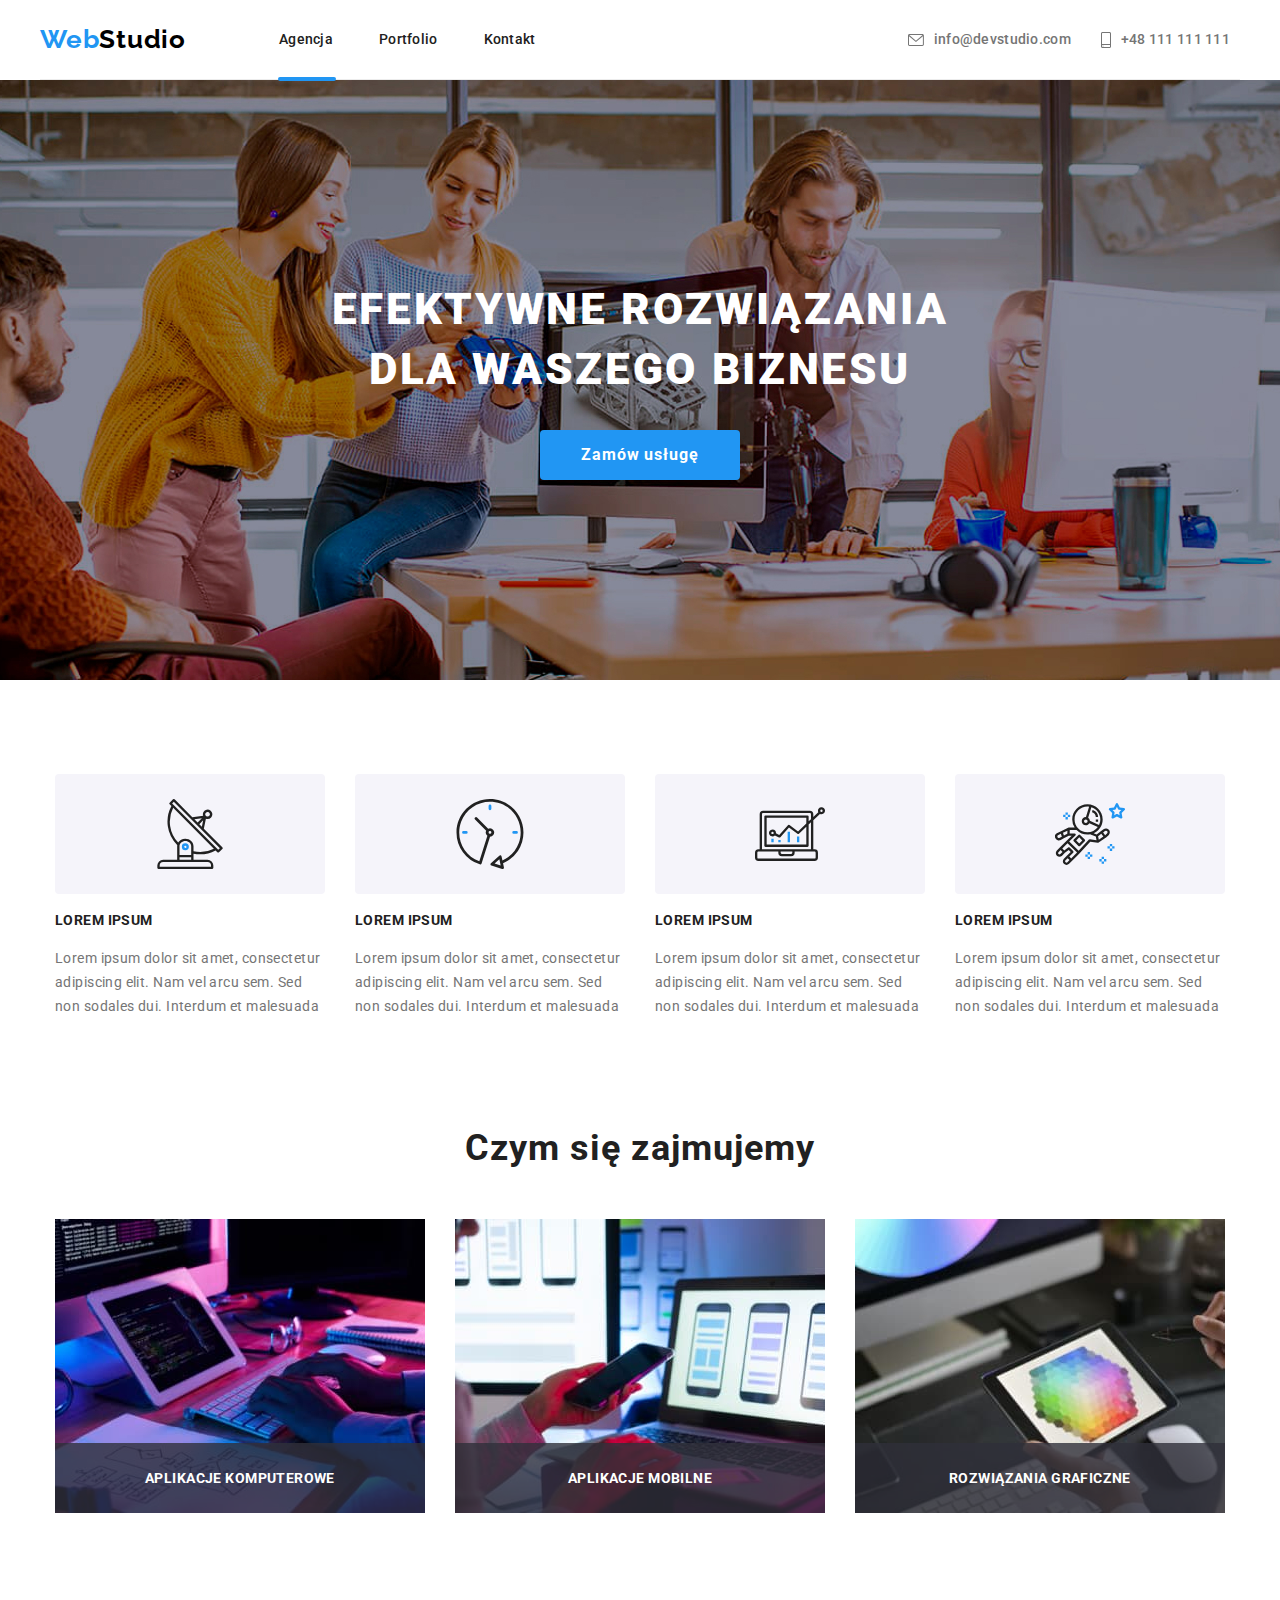
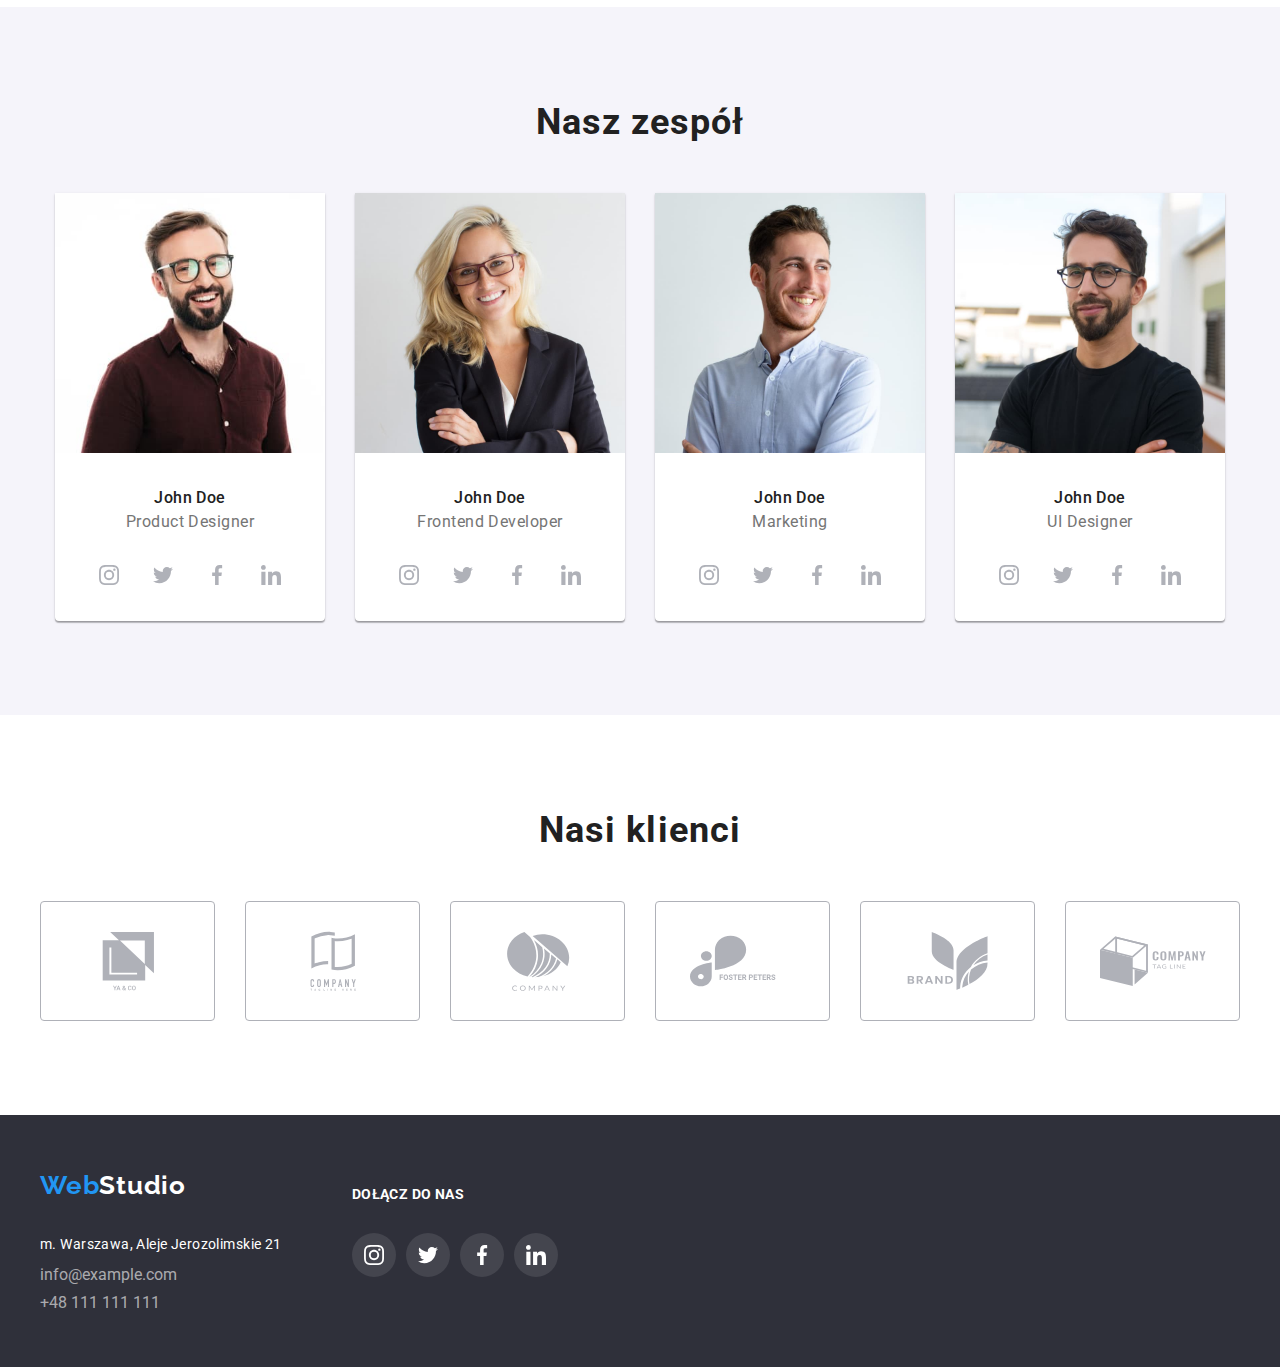
<file: index.html>
<!DOCTYPE html>
<html lang="en">
  <head>
    <meta charset="UTF-8" />
    <meta http-equiv="X-UA-Compatible" content="IE=edge" />
    <meta name="viewport" content="width=device-width, initial-scale=1.0" />
    <title>Main page</title>
    <link rel="preconnect" href="https://fonts.googleapis.com" />
    <link rel="preconnect" href="https://fonts.gstatic.com" crossorigin />
    <link
      href="https://fonts.googleapis.com/css2?family=Raleway:wght@700&family=Roboto:wght@400;700;900&display=swap"
      rel="stylesheet"
    />
    <link
      rel="stylesheet"
      href="https://cdnjs.cloudflare.com/ajax/libs/modern-normalize/1.0.0/modern-normalize.min.css"
    />
    <link rel="stylesheet" href="./css/styles.css" />
  </head>
  <body>
    <header>
      <div class="header-flex container">
        <div class="header-left">
          <div class="logo logo-margin">
            <a href="index.html" class="link">
              <span class="logo blue-logo">Web</span>Studio
            </a>
          </div>
          <nav>
            <ul class="list-style-no">
              <li>
                <a href="index.html" class="link navigation navigation--active"
                  >Agencja</a
                >
              </li>
              <li>
                <a href="portfolio.html" class="link navigation">Portfolio</a>
              </li>
              <li><a href="#" class="link navigation">Kontakt</a></li>
            </ul>
          </nav>
        </div>
        <div>
          <ul class="list-style-no address-flex">
            <li class="contact-flex contact-flex-mail">
              <svg class="icon-contact" width="16" height="12">
                <use xlink:href="./images/icons.svg#icon-envelope"></use>
              </svg>
              <a
                href="mailto:info@devstudio.com"
                class="link contacts-data mail"
              >
                info@devstudio.com</a
              >
            </li>
            <li class="contact-flex">
              <svg class="icon-contact" width="10" height="16">
                <use xlink:href="./images/icons.svg#icon-smartphone"></use>
              </svg>
              <a href="tel:+48111111111" class="link contacts-data">
                +48 111 111 111</a
              >
            </li>
          </ul>
        </div>
      </div>
    </header>
    <main>
      <section class="title-section">
        <h1 class="title">EFEKTYWNE ROZWIĄZANIA</h1>
        <h1 class="title">DLA WASZEGO BIZNESU</h1>
        <button type="button" class="button button-service" data-modal-open>
          Zamów usługę
        </button>
      </section>
      <section class="section">
        <ul class="container section-content">
          <li class="lorem-width">
            <div class="icon-background">
              <svg class="icon-strenghts" width="70" height="70">
                <use xlink:href="./images/icons.svg#icon-antenna-1"></use>
              </svg>
            </div>
            <h4 class="our-strenghts">LOREM IPSUM</h4>
            <p class="our-strenghts-description">
              Lorem ipsum dolor sit amet, consectetur adipiscing elit. Nam vel
              arcu sem. Sed non sodales dui. Interdum et malesuada
            </p>
          </li>
          <li class="lorem-width">
            <div class="icon-background">
              <svg class="icon-strenghts" width="70" height="70">
                <use xlink:href="./images/icons.svg#icon-clock-1"></use>
              </svg>
            </div>
            <h4 class="our-strenghts">LOREM IPSUM</h4>
            <p class="our-strenghts-description">
              Lorem ipsum dolor sit amet, consectetur adipiscing elit. Nam vel
              arcu sem. Sed non sodales dui. Interdum et malesuada
            </p>
          </li>
          <li class="lorem-width">
            <div class="icon-background">
              <svg class="icon-strenghts" width="70" height="70">
                <use xlink:href="./images/icons.svg#icon-diagram-1"></use>
              </svg>
            </div>
            <h4 class="our-strenghts">LOREM IPSUM</h4>
            <p class="our-strenghts-description">
              Lorem ipsum dolor sit amet, consectetur adipiscing elit. Nam vel
              arcu sem. Sed non sodales dui. Interdum et malesuada
            </p>
          </li>
          <li class="lorem-width">
            <div class="icon-background">
              <svg class="icon-strenghts" width="70" height="70">
                <use xlink:href="./images/icons.svg#icon-astronaut-1"></use>
              </svg>
            </div>
            <h4 class="our-strenghts">LOREM IPSUM</h4>
            <p class="our-strenghts-description">
              Lorem ipsum dolor sit amet, consectetur adipiscing elit. Nam vel
              arcu sem. Sed non sodales dui. Interdum et malesuada
            </p>
          </li>
        </ul>
      </section>
      <section class="section section-padding-bottom">
        <h2 class="subtitle">Czym się zajmujemy</h2>
        <ul class="container section-content">
          <li class="what-we-do-height">
            <div class="what-we-do-background">
              <span class="what-we-do-text">APLIKACJE KOMPUTEROWE</span>
            </div>
            <img
              src="images/whatwedo1.jpg"
              alt="Stanowisko pracy programisty"
              width="370"
              height="294"
            />
          </li>
          <li class="what-we-do-height">
            <div class="what-we-do-background">
              <span class="what-we-do-text">APLIKACJE MOBILNE</span>
            </div>
            <img
              src="images/whatwedo2.jpg"
              alt="Programista z laptopem i smartfonem"
              width="370"
              height="294"
            />
          </li>
          <li class="what-we-do-height">
            <div class="what-we-do-background">
              <span class="what-we-do-text">ROZWIĄZANIA GRAFICZNE</span>
            </div>
            <img
              src="images/whatwedo3.jpg"
              alt="Programista z paletą barw na tablecie"
              width="370"
              height="294"
            />
          </li>
        </ul>
      </section>
      <section class="section our-team section-padding-bottom">
        <h2 class="subtitle">Nasz zespół</h2>
        <ul class="container section-content">
          <li>
            <figure class="team-photo">
              <img
                src="images/ourteam1.jpg"
                alt="Zdjęcie Johna jeden"
                width="270"
                height="260"
              />
              <figcaption>
                <p class="caption-name">John Doe</p>
                <p class="caption-position">Product Designer</p>
              </figcaption>
              <span class="icons-social">
                <span class="white-circle">
                  <svg class="icon-social" width="20" height="20">
                    <use xlink:href="./images/icons.svg#icon-instagram-2"></use>
                  </svg>
                </span>
                <span class="white-circle">
                  <svg class="icon-social" width="20" height="20">
                    <use xlink:href="./images/icons.svg#icon-twitter-1"></use>
                  </svg>
                </span>
                <span class="white-circle">
                  <svg class="icon-social" width="20" height="20">
                    <use xlink:href="./images/icons.svg#icon-facebook-1"></use>
                  </svg>
                </span>
                <span class="white-circle">
                  <svg class="icon-social" width="20" height="20">
                    <use xlink:href="./images/icons.svg#icon-linkedin-1"></use>
                  </svg>
                </span>
              </span>
            </figure>
          </li>
          <li>
            <figure class="team-photo">
              <img
                src="images/ourteam2.jpg"
                alt="Zdjęcie Johna dwa"
                width="270"
                height="260"
              />
              <figcaption>
                <p class="caption-name">John Doe</p>
                <p class="caption-position">Frontend Developer</p>
              </figcaption>
              <div class="icons-social">
                <div class="white-circle">
                  <svg class="icon-social" width="20" height="20">
                    <use xlink:href="./images/icons.svg#icon-instagram-2"></use>
                  </svg>
                </div>
                <div class="white-circle">
                  <svg class="icon-social" width="20" height="20">
                    <use xlink:href="./images/icons.svg#icon-twitter-1"></use>
                  </svg>
                </div>
                <div class="white-circle">
                  <svg class="icon-social" width="20" height="20">
                    <use xlink:href="./images/icons.svg#icon-facebook-1"></use>
                  </svg>
                </div>
                <div class="white-circle">
                  <svg class="icon-social" width="20" height="20">
                    <use xlink:href="./images/icons.svg#icon-linkedin-1"></use>
                  </svg>
                </div>
              </div>
            </figure>
          </li>
          <li>
            <figure class="team-photo">
              <img
                src="images/ourteam3.jpg"
                alt="Zdjęcie Johna trzy"
                width="270"
                height="260"
              />
              <figcaption>
                <p class="caption-name">John Doe</p>
                <p class="caption-position">Marketing</p>
              </figcaption>
              <div class="icons-social">
                <div class="white-circle">
                  <svg class="icon-social" width="20" height="20">
                    <use xlink:href="./images/icons.svg#icon-instagram-2"></use>
                  </svg>
                </div>
                <div class="white-circle">
                  <svg class="icon-social" width="20" height="20">
                    <use xlink:href="./images/icons.svg#icon-twitter-1"></use>
                  </svg>
                </div>
                <div class="white-circle">
                  <svg class="icon-social" width="20" height="20">
                    <use xlink:href="./images/icons.svg#icon-facebook-1"></use>
                  </svg>
                </div>
                <div class="white-circle">
                  <svg class="icon-social" width="20" height="20">
                    <use xlink:href="./images/icons.svg#icon-linkedin-1"></use>
                  </svg>
                </div>
              </div>
            </figure>
          </li>
          <li>
            <figure class="team-photo">
              <img
                src="images/ourteam4.jpg"
                alt="Zdjęcie Johna cztery"
                width="270"
                height="260"
              />
              <figcaption>
                <p class="caption-name">John Doe</p>
                <p class="caption-position">UI Designer</p>
              </figcaption>
              <div class="icons-social">
                <div class="white-circle">
                  <svg class="icon-social" width="20" height="20">
                    <use xlink:href="./images/icons.svg#icon-instagram-2"></use>
                  </svg>
                </div>
                <div class="white-circle">
                  <svg class="icon-social" width="20" height="20">
                    <use xlink:href="./images/icons.svg#icon-twitter-1"></use>
                  </svg>
                </div>
                <div class="white-circle">
                  <svg class="icon-social" width="20" height="20">
                    <use xlink:href="./images/icons.svg#icon-facebook-1"></use>
                  </svg>
                </div>
                <div class="white-circle">
                  <svg class="icon-social" width="20" height="20">
                    <use xlink:href="./images/icons.svg#icon-linkedin-1"></use>
                  </svg>
                </div>
              </div>
            </figure>
          </li>
        </ul>
      </section>
      <section class="section section-padding-bottom">
        <h2 class="subtitle">Nasi klienci</h2>
        <ul class="container section-content">
          <li class="our-clients">
            <svg class="icon-client" width="106" height="60">
              <use xlink:href="./images/icons.svg#icon-Union"></use>
            </svg>
          </li>
          <li class="our-clients">
            <svg class="icon-client" width="106" height="60">
              <use xlink:href="./images/icons.svg#icon-group-3"></use>
            </svg>
          </li>
          <li class="our-clients">
            <svg class="icon-client" width="106" height="60">
              <use xlink:href="./images/icons.svg#icon-group-2"></use>
            </svg>
          </li>
          <li class="our-clients">
            <svg class="icon-client" width="106" height="60">
              <use xlink:href="./images/icons.svg#icon-group-1"></use>
            </svg>
          </li>
          <li class="our-clients">
            <svg class="icon-client" width="106" height="60">
              <use xlink:href="./images/icons.svg#icon-group"></use>
            </svg>
          </li>
          <li class="our-clients">
            <svg class="icon-client" width="106" height="60">
              <use xlink:href="./images/icons.svg#icon-Object"></use>
            </svg>
          </li>
        </ul>
      </section>
    </main>
    <footer class="footers">
      <div>
        <div class="container footers-flex-raw">
          <div>
            <div class="footers-first-column">
              <div class="logo">
                <a href="index.html" class="link">
                  <span class="blue-logo">Web</span>Studio
                </a>
              </div>
              <address>
                <ul class="list-style-no">
                  <li class="location">m. Warszawa, Aleje Jerozolimskie 21</li>
                  <li>
                    <a
                      href="mailto:info@example.com"
                      class="link contact-footer"
                      >info@example.com</a
                    >
                  </li>
                  <li>
                    <a href="tel:+48111111111" class="link contact-footer"
                      >+48 111 111 111</a
                    >
                  </li>
                </ul>
              </address>
            </div>
          </div>
          <div class="footers-second-column">
            <div class="join-us">DOŁĄCZ DO NAS</div>
            <div class="icons-social-footer">
              <div class="grey-circle">
                <svg class="icon-social" width="20" height="20">
                  <use xlink:href="./images/icons.svg#icon-instagram-2"></use>
                </svg>
              </div>
              <div class="grey-circle">
                <svg class="icon-social" width="20" height="20">
                  <use xlink:href="./images/icons.svg#icon-twitter-1"></use>
                </svg>
              </div>
              <div class="grey-circle">
                <svg class="icon-social" width="20" height="20">
                  <use xlink:href="./images/icons.svg#icon-facebook-1"></use>
                </svg>
              </div>
              <div class="grey-circle">
                <svg class="icon-social" width="20" height="20">
                  <use xlink:href="./images/icons.svg#icon-linkedin-1"></use>
                </svg>
              </div>
            </div>
          </div>
        </div>
      </div>
    </footer>
    <div class="backdrop is-hidden" data-modal="">
      <div class="modal">
        <button class="modal-button" data-modal-close="">
          <img class="close-svg" src="./images/icon-close-x.svg" />
        </button>
      </div>
    </div>
    <script src="./js/modal.js"></script>
  </body>
</html>
</file>
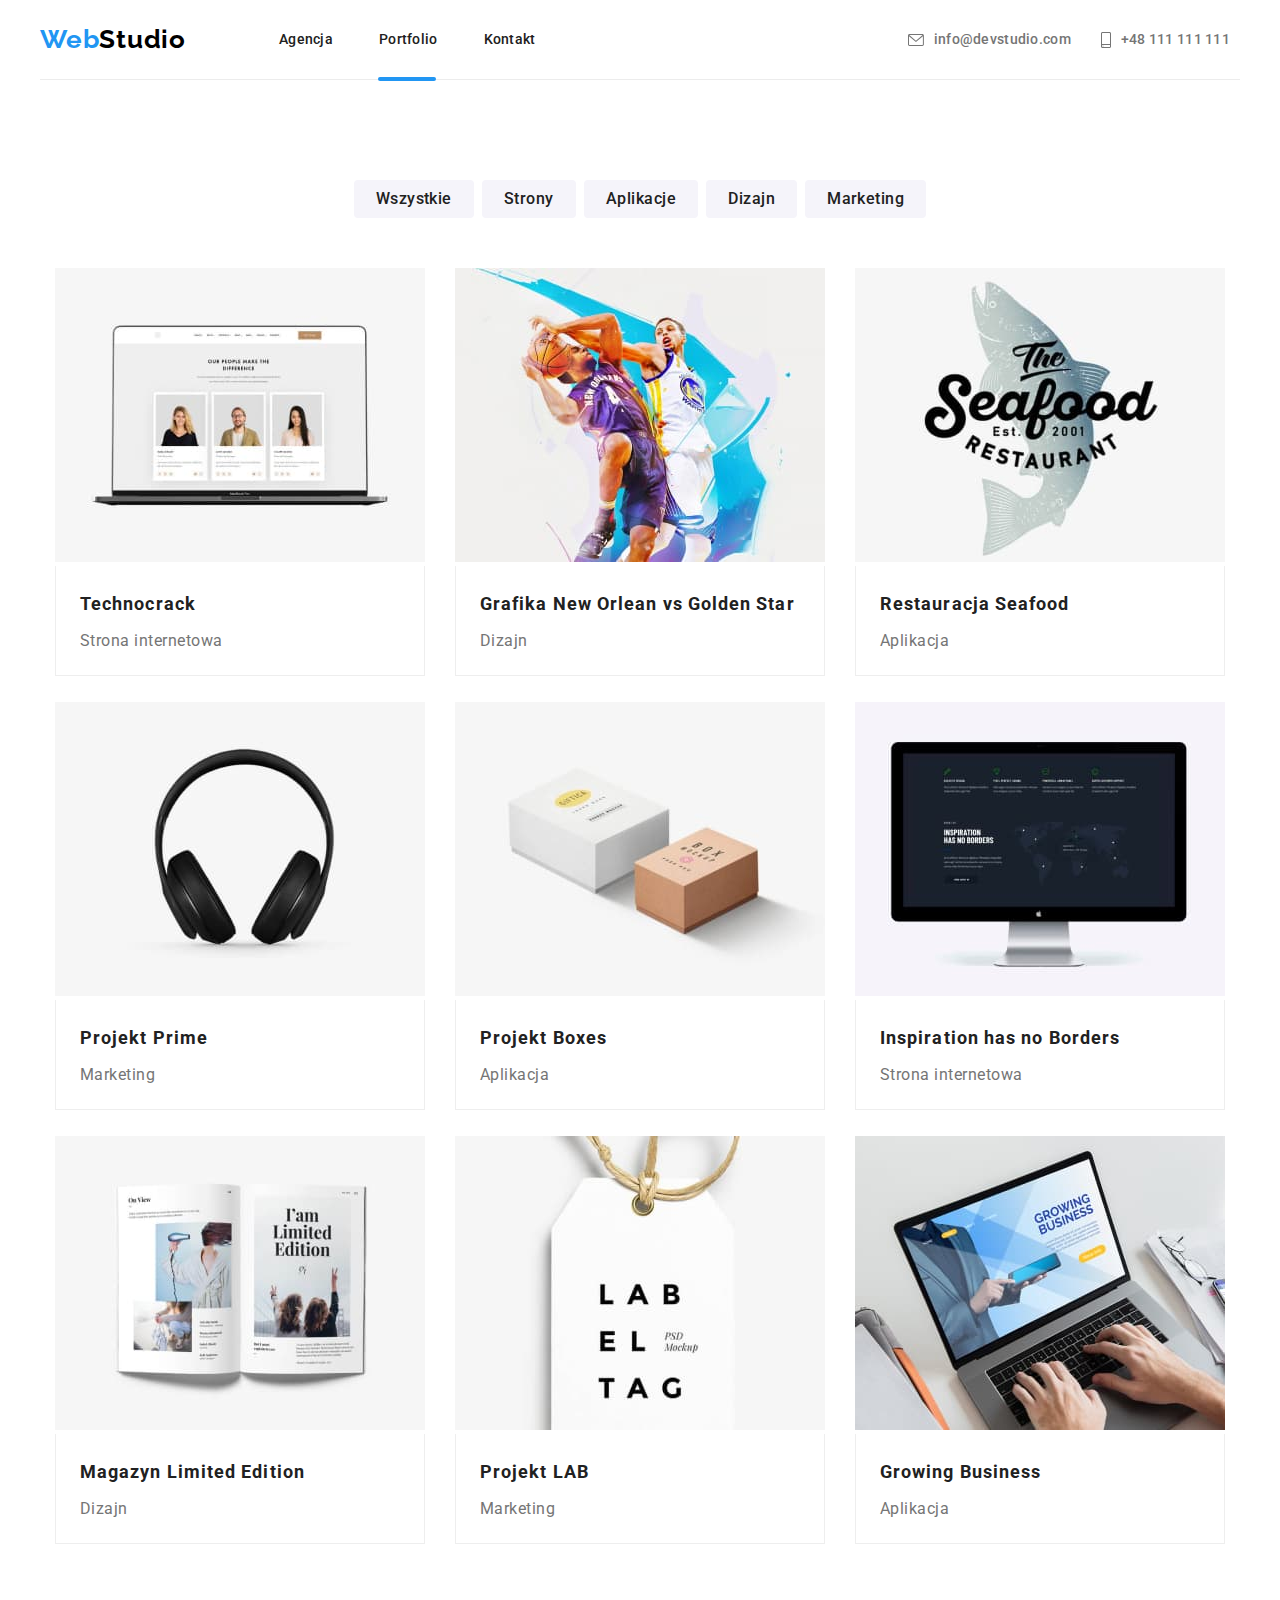
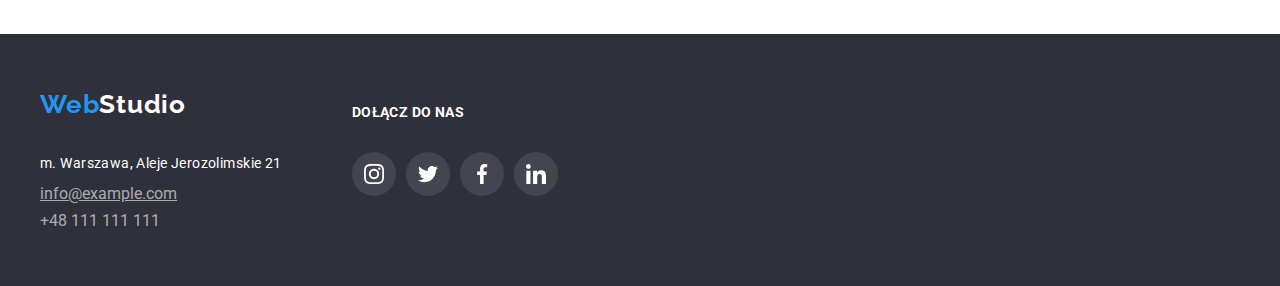
<file: portfolio.html>
<!DOCTYPE html>
<html lang="en">
  <head>
    <meta charset="UTF-8" />
    <meta http-equiv="X-UA-Compatible" content="IE=edge" />
    <meta name="viewport" content="width=device-width, initial-scale=1.0" />
    <title>Portfolio</title>
    <link rel="preconnect" href="https://fonts.googleapis.com" />
    <link rel="preconnect" href="https://fonts.gstatic.com" crossorigin />
    <link
      href="https://fonts.googleapis.com/css2?family=Raleway:wght@700&family=Roboto:wght@400;700;900&display=swap"
      rel="stylesheet"
    />
    <link
      rel="stylesheet"
      href="https://cdnjs.cloudflare.com/ajax/libs/modern-normalize/1.0.0/modern-normalize.min.css"
    />
    <link rel="stylesheet" href="./css/styles.css" />
  </head>
  <body>
    <header>
      <div class="header-flex container">
        <div class="header-left">
          <div class="logo logo-margin">
            <a href="index.html" class="link">
              <span class="logo blue-logo">Web</span>Studio
            </a>
          </div>
          <nav>
            <ul class="list-style-no">
              <li><a href="index.html" class="link navigation">Agencja</a></li>
              <li>
                <a href="portfolio.html" class="link navigation navigation--active">Portfolio</a>
              </li>
              <li><a href="#" class="link navigation">Kontakt</a></li>
            </ul>
          </nav>
        </div>
        <div>
          <ul class="list-style-no address-flex">
            <li class="contact-flex contact-flex-mail">
              <svg class="icon-contact" width="16" height="12">
                <use xlink:href="./images/icons.svg#icon-envelope"></use>
              </svg>
              <a
                href="mailto:info@devstudio.com"
                class="link contacts-data mail"
              >
                info@devstudio.com</a
              >
            </li>
            <li class="contact-flex">
              <svg class="icon-contact" width="10" height="16">
                <use xlink:href="./images/icons.svg#icon-smartphone"></use>
              </svg>
              <a href="tel:+48111111111" class="link contacts-data">
                +48 111 111 111</a
              >
            </li>
          </ul>
        </div>
      </div>
    </header>
    <main>
      <nav>
        <ul class="list-style-no buttons-filter">
          <li>
            <button type="button" class="button button-filter">
              Wszystkie
            </button>
          </li>
          <li>
            <button type="button" class="button button-filter">Strony</button>
          </li>
          <li>
            <button type="button" class="button button-filter">
              Aplikacje
            </button>
          </li>
          <li>
            <button type="button" class="button button-filter">Dizajn</button>
          </li>
          <li>
            <button type="button" class="button button-filter">
              Marketing
            </button>
          </li>
        </ul>
      </nav>
      <section class="container section-padding-bottom">
        <ul class="wrap">
          <li class="item">
            <figure class="projects">
              <div class="overlay-wrapper">
                <img
                  src="images/technocrack.jpg"
                  alt="nasz zespół i jego kompetencje"
                   width="370"
                   height="294"
                />
                <div class="projects-overlay">
                  <p class="project-text-overlay">Technotrack jest popularną platformą wykorzystywaną do rozpowszechniania koronawirusa. Firmy wykorzystują tę platformę do celów szpiegowskich i ataków na niezabezpieczone serwery konkurencji</p>
                </div>
              </div>
                    <figcaption class="projects-caption">
                <h4 class="portfolio-captions-projects">Technocrack</h4>
                <p class="portfolio-captions-project-type">
                  Strona internetowa
                </p>
              </figcaption>
            </figure>
          </li>
          <li class="item">
            <figure class="projects">
              <div class="overlay-wrapper">
                <img
                   src="images/nba.jpg"
                  alt="koszykarze"
                  width="370"
                  height="294"
                />
                <div class="projects-overlay">
                  <p class="project-text-overlay">Technotrack jest popularną platformą wykorzystywaną do rozpowszechniania koronawirusa. Firmy wykorzystują tę platformę do celów szpiegowskich i ataków na niezabezpieczone serwery konkurencji</p>
                </div> 
              </div>
              <figcaption class="projects-caption">
                <h4 class="portfolio-captions-projects">
                  Grafika New Orlean vs Golden Star
                </h4>
                <p class="portfolio-captions-project-type">Dizajn</p>
              </div>
            </figcaption>
            </figure>
          </li>
          <li class="item">
            <figure class="projects">
              <div class="overlay-wrapper">
              <img
                src="images/restaurant.jpg"
                alt="logo restauracji"
                width="370"
                height="294"
              />
              <div class="projects-overlay">
                  <p class="project-text-overlay">Technotrack jest popularną platformą wykorzystywaną do rozpowszechniania koronawirusa. Firmy wykorzystują tę platformę do celów szpiegowskich i ataków na niezabezpieczone serwery konkurencji</p>
                </div> 
              </div>
              <figcaption class="projects-caption">
                <h4 class="portfolio-captions-projects">Restauracja Seafood</h4>
                <p class="portfolio-captions-project-type">Aplikacja</p>
              </figcaption>
            </figure>
          </li>
          <li class="item">
            <figure class="projects">
              <div class="overlay-wrapper">
              <img
                src="images/prime.jpg"
                alt="słuchawki"
                width="370"
                height="294"
              />
              <div class="projects-overlay">
                  <p class="project-text-overlay">Technotrack jest popularną platformą wykorzystywaną do rozpowszechniania koronawirusa. Firmy wykorzystują tę platformę do celów szpiegowskich i ataków na niezabezpieczone serwery konkurencji</p>
                </div> 
                </div>
              <figcaption class="projects-caption">
                <h4 class="portfolio-captions-projects">Projekt Prime</h4>
                <p class="portfolio-captions-project-type">Marketing</p>
              </figcaption>
            </figure class="projects">
          </li>
          <li class="item">
            <figure class="projects">
              <div class="overlay-wrapper">
                              <img
                src="images/boxes.jpg"
                alt="dwa pudełka"
                width="370"
                height="294"
              />
               <div class="projects-overlay">
                  <p class="project-text-overlay">Technotrack jest popularną platformą wykorzystywaną do rozpowszechniania koronawirusa. Firmy wykorzystują tę platformę do celów szpiegowskich i ataków na niezabezpieczone serwery konkurencji</p>
                </div>
              </div>
              <figcaption class="projects-caption">
                <h4 class="portfolio-captions-projects">Projekt Boxes</h4>
                <p class="portfolio-captions-project-type">Aplikacja</p>
              </figcaption>
            </figure>
          </li>
          <li class="item">
            <figure class="projects">
              <div class="overlay-wrapper">
              <img
                src="images/inspiration.jpg"
                alt="ekran z mapą świata i menu"
                width="370"
                height="294"
              />
              <div class="projects-overlay">
                  <p class="project-text-overlay">Technotrack jest popularną platformą wykorzystywaną do rozpowszechniania koronawirusa. Firmy wykorzystują tę platformę do celów szpiegowskich i ataków na niezabezpieczone serwery konkurencji</p>
                </div>
              </div>
              <figcaption class="projects-caption">
                <h4 class="portfolio-captions-projects">
                  Inspiration has no Borders
                </h4>
                <p class="portfolio-captions-project-type">
                  Strona internetowa
                </p>
              </figcaption>
            </figure class="projects">
          </li>
          <li class="item">
            <figure class="projects">
              <div class="overlay-wrapper">
              <img
                src="images/magazine.jpg"
                alt="magazyn"
                width="370"
                height="294"
              />
               <div class="projects-overlay">
                  <p class="project-text-overlay">Technotrack jest popularną platformą wykorzystywaną do rozpowszechniania koronawirusa. Firmy wykorzystują tę platformę do celów szpiegowskich i ataków na niezabezpieczone serwery konkurencji</p>
                </div>
              </div>
              <figcaption class="projects-caption">
                <h4 class="portfolio-captions-projects">
                  Magazyn Limited Edition
                </h4>
                <p class="portfolio-captions-project-type">Dizajn</p>
              </figcaption>
            </figure>
          </li>
          <li class="item">
            <figure class="projects">
              <div class="overlay-wrapper">
              <img
                src="images/lab.jpg"
                alt="etykieta"
                width="370"
                height="294"
              />
              <div class="projects-overlay">
                  <p class="project-text-overlay">Technotrack jest popularną platformą wykorzystywaną do rozpowszechniania koronawirusa. Firmy wykorzystują tę platformę do celów szpiegowskich i ataków na niezabezpieczone serwery konkurencji</p>
                </div>
              </div>
              <figcaption class="projects-caption">
                <h4 class="portfolio-captions-projects">Projekt LAB</h4>
                <p class="portfolio-captions-project-type">Marketing</p>
              </figcaption>
            </figure>
          </li>
          <li class="item">
            <figure class="projects">
              <div class="overlay-wrapper">
              <img
                src="images/growingbiz.jpg"
                alt="włączony laptop"
                width="370"
                height="294"
              />
              <div class="projects-overlay">
                  <p class="project-text-overlay">Technotrack jest popularną platformą wykorzystywaną do rozpowszechniania koronawirusa. Firmy wykorzystują tę platformę do celów szpiegowskich i ataków na niezabezpieczone serwery konkurencji</p>
                </div>
              </div>
              <figcaption class="projects-caption">
                <h4 class="portfolio-captions-projects">Growing Business</h4>
                <p class="portfolio-captions-project-type">Aplikacja</p>
              </figcaption>
            </figure>
          </li>
        </ul>
      </section>
    </main>
    <footer class="footers">
      <div>
        <div class="container footers-flex-raw">
          <div>
            <div class="footers-first-column">
              <div class="logo">
                <a href="index.html" class="link">
                  <span class="blue-logo">Web</span>Studio
                </a>
              </div>
              <address>
                <ul class="list-style-no">
                  <li class="location">m. Warszawa, Aleje Jerozolimskie 21</li>
                  <li>
                    <a
                      href="mailto:info@example.com"
                      class="link contact-footer mail-portfolio"
                      >info@example.com</a
                    >
                  </li>
                  <li>
                    <a href="tel:+48111111111" class="link contact-footer"
                      >+48 111 111 111</a
                    >
                  </li>
                </ul>
              </address>
            </div>
          </div>
          <div class="footers-second-column">
            <div class="join-us">DOŁĄCZ DO NAS</div>
            <div class="icons-social-footer">
              <div class="grey-circle">
                <svg class="icon-social" width="20" height="20">
                  <use xlink:href="./images/icons.svg#icon-instagram-2"></use>
                </svg>
              </div>
              <div class="grey-circle">
                <svg class="icon-social" width="20" height="20">
                  <use xlink:href="./images/icons.svg#icon-twitter-1"></use>
                </svg>
              </div>
              <div class="grey-circle">
                <svg class="icon-social" width="20" height="20">
                  <use xlink:href="./images/icons.svg#icon-facebook-1"></use>
                </svg>
              </div>
              <div class="grey-circle">
                <svg class="icon-social" width="20" height="20">
                  <use xlink:href="./images/icons.svg#icon-linkedin-1"></use>
                </svg>
              </div>
            </div>
          </div>
        </div>
      </div>
    </footer>
  </body>
</html>
</file>
<file: css/styles.css>
:root {
  --main-color: #212121;
  --secendary-color: #2196f3;
  --tertiary-color: #757575;
  --background-color: #f5f4fa;
  --secendery-background-color: #2f303a;
  --logo-white: #ffffff;
  --logo-black: #000000;
  --color-contact-footer: rgba(255, 255, 255, 0.6);
}

.is-hidden {
  pointer-events: none;
  visibility: hidden;
  opacity: 0;
  transform: translateY(100%);
  transition: transform 2s;
}

body {
  font-family: "Roboto", sans-serif;
  font-style: normal;
  color: var(--main-color, #212121);
  list-style-type: none;
}

.our-strenghts {
  font-weight: 700;
  font-size: 14px;
  line-height: 1.14;
  letter-spacing: 0.03em;
  text-transform: uppercase;
}

.our-strenghts-description {
  font-weight: 400;
  font-size: 14px;
  line-height: 1.71;
  letter-spacing: 0.03em;
  color: var(--tertiary-color, #757575);
  text-align: left;
  text-transform: none;
}

.subtitle {
  font-weight: 700;
  font-size: 36px;
  line-height: 1.17;
  text-align: center;
  letter-spacing: 0.03em;
  margin-bottom: 50px;
  margin-top: 0px;
}

.container {
  list-style-type: none;
  max-width: 1200px;
  margin: 0 auto;
}

.section-content {
  display: flex;
  gap: 30px;
  padding: 0px;
  justify-content: center;
}

.our-team {
  background: var(--background-color, #f5f4fa);
}

.section {
  padding-top: 94px;
}

.section-padding-bottom {
  padding-bottom: 94px;
}

.wrap {
  display: flex;
  gap: 30px;
  padding: 0px;
  justify-content: center;
  flex-wrap: wrap;
  margin: 0px;
  list-style-type: none;
}

.footers {
  background: var(--secendery-background-color, #2f303a);
  height: 252px;
  display: flex;
  flex-direction: column;
  justify-content: center;
}

.footers-container {
  display: flex;
  flex-direction: column;
  justify-content: center;
}

.footers-first-column {
  display: flex;
  flex-direction: column;
  justify-content: center;
  margin-right: 70px;
}

.footers-second-column {
  display: flex;
  flex-direction: column;
  justify-content: space-evenly;
  margin-right: 70px;
  margin-bottom: 20px;
}

.footers-flex-raw {
  display: flex;
}

.logo {
  font-family: "Raleway", sans-serif;
  font-style: normal;
  font-weight: 700;
  font-size: 26px;
  line-height: 1.19;
  letter-spacing: 0.03em;
  text-decoration: none;
  margin-block: 16px;
}

.blue-logo {
  color: var(--secendary-color, #2196f3);
}

.navigation {
  font-family: "Roboto", sans-serif;
  font-weight: 500;
  font-size: 14px;
  line-height: 1.14;
  letter-spacing: 0.02em;
  text-decoration: none;
  padding: 0 23px;
}

.contacts-data {
  font-family: "Roboto", sans-serif;
  font-weight: 500;
  font-size: 14px;
  line-height: 1.14;
  letter-spacing: 0.02em;
  color: var(--tertiary-color, #757575);
  padding: 0 10px;
}

.address-flex .contacts-data {
  color: var(--tertiary-color, #757575);
}

.title {
  font-weight: 900;
  font-size: 44px;
  line-height: 1.36;
  text-align: center;
  letter-spacing: 0.06em;
  text-transform: uppercase;
  color: var(--logo-white, #ffffff);
  margin: 0px;
}

.button {
  font-family: "Roboto";
  font-style: normal;
  font-weight: 700;
  font-size: 16px;
  line-height: 1.88;
  align-items: center;
  text-align: center;
  letter-spacing: 0.06em;
  box-shadow: 0px 4px 4px rgba(0, 0, 0, 0.15);
  border-radius: 4px;
  cursor: pointer;
  list-style-type: none;
  display: inline-block;
  margin: 0 auto;
  border: none;
}

.button-service {
  color: var(--logo-white, #ffffff);
  background: var(--secendary-color, #2196f3);
  display: block;
  width: 200px;
  height: 50px;
  margin-top: 30px;
}

.button-filter {
  color: var(--main-color, #212121);
  background: var(--background-color, #f5f4fa);
  font-style: normal;
  font-weight: 500;
  font-size: 16px;
  line-height: 1.62;
  letter-spacing: 0.03em;
  padding: 6px 22px;
  box-shadow: none;
}

.button-filter:hover,
.button-filter:focus {
  color: var(--logo-white, #ffffff);
  background: #2196f3;
  box-shadow: 0px 3px 1px rgba(0, 0, 0, 0.1), 0px 1px 2px rgba(0, 0, 0, 0.08),
    0px 2px 2px rgba(0, 0, 0, 0.12);
  transition: color, background 250ms cubic-bezier(0.4, 0, 0.2, 1);
}

.caption-name {
  font-weight: 500;
  font-size: 16px;
  line-height: 1.19;
  text-align: center;
  letter-spacing: 0.03em;
  margin-block-end: 0px;
  margin-block-start: 0px;
}

.caption-position {
  font-weight: 400;
  font-size: 16px;
  line-height: 1.91;
  text-align: center;
  letter-spacing: 0.03em;
  color: var(--tertiary-color, #757575);
  margin-top: 0px;
}

.link {
  text-decoration: none;
  font-style: normal;
}

.portfolio-captions-projects {
  font-weight: 700;
  font-size: 18px;
  line-height: 2;
  letter-spacing: 0.06em;
  margin: 0px;
  padding: 20px 0px 4px 24px;
}

.portfolio-captions-project-type {
  font-weight: 400;
  font-size: 16px;
  line-height: 1.88;
  letter-spacing: 0.03em;
  color: var(--tertiary-color, #757575);
  margin: 0px;
  padding: 0px 0px 20px 24px;
}

.location {
  font-family: "Roboto";
  font-size: 14px;
  line-height: 1.71;
  letter-spacing: 0.03em;
  font-style: normal;
  font-weight: 400;
  color: var(--logo-white, #ffffff);
}

.list-style-no .contact-footer {
  color: var(--color-contact-footer, rgba(255, 255, 255, 0.6));
}

.link:visited,
.link {
  color: var(--main-color, #212121);
}

.link:hover,
.link:focus {
  color: var(--secendary-color, #2196f3);
  transition: color 250ms cubic-bezier(0.4, 0, 0.2, 1);
}

.list-style-no {
  list-style-type: none;
  padding: 0px;
}

.logo .link {
  color: var(--logo-black, #000000);
}

.footers .logo .link {
  color: var(--logo-white, #ffffff);
}

.mail-portfolio {
  text-decoration: underline;
}

.header-flex {
  display: flex;
  align-items: center;
  justify-content: space-between;
  height: 80px;
  border-bottom: 1px solid #ececec;
}

nav .list-style-no {
  display: flex;
}

.address-flex {
  display: flex;
  justify-content: space-between;
}

.title-section {
  height: 600px;
  background-image: url("../images/ourteam-background.jpg"),
    linear-gradient(rgba(47, 48, 58, 0.4), rgba(255, 255, 255, 0.4));
  background-color: var(--secendery-background-colo, #2f303a);
  background-size: cover;
  background-position: center;
  display: flex;
  flex-direction: column;
  justify-content: center;
  max-width: 1600px;
  margin: 0 auto;
}

.buttons-filter {
  gap: 8px;
  justify-content: center;
  padding: 100px 0px 50px;
  margin: 0px;
}

.team-photo {
  margin: 0;
  box-shadow: 0px 1px 3px rgba(0, 0, 0, 0.12), 0px 1px 1px rgba(0, 0, 0, 0.14),
    0px 2px 1px rgba(0, 0, 0, 0.2);
  border-radius: 0px 0px 4px 4px;
  height: 428px;
  background: var(--logo-white, #ffffff);
}

address ul li {
  margin-block: 9px;
}

.team-photo figcaption {
  padding-top: 30px;
}

.projects {
  margin: 0px;
  height: 404px;
}

.projects-caption {
  width: 370px;
  height: 110px;
  border-left: 1px solid #eeeeee;
  border-right: 1px solid #eeeeee;
  border-bottom: 1px solid #eeeeee;
}

.what-we-do-height {
  height: 294px;
  position: relative;
}

.what-we-do-background {
  width: 100%;
  height: 70px;
  background: rgba(47, 48, 58, 0.8);
  position: absolute;
  bottom: 0;
  display: flex;
  align-items: center;
  justify-content: center;
}

.what-we-do-text {
  font-weight: 700;
  font-size: 14px;
  letter-spacing: 0.03em;
  color: var(--logo-white, #ffffff);
  line-height: 16px;
  text-align: center;
}

.logo-margin {
  margin-right: 70px;
}

.header-left {
  display: flex;
  align-items: center;
}

.icon-background {
  background: #f5f4fa;
  border-radius: 4px;
  width: 270px;
  height: 120px;
  display: flex;
}

.icon-strenghts {
  display: block;
  margin: auto;
}

.icon-social {
  fill: #afb1b8;
  display: block;
  margin: auto;
}

.icon-client {
  fill: #afb1b8;
  display: block;
  margin: auto;
}

.icons-social {
  display: flex;
  justify-content: space-between;
  padding-inline: 32px;
  cursor: pointer;
  align-items: center;
}

.icons-social-footer {
  display: flex;
  justify-content: space-around;
  cursor: pointer;
  align-items: center;
  gap: 10px;
}

.icon-contact {
  fill: var(--tertiary-color, #757575);
  cursor: pointer;
}

.our-clients {
  width: 270px;
  height: 120px;
  border: solid 1px #afb1b8;
  border-radius: 4px;
  display: flex;
}

.our-clients:hover,
.our-clients:focus,
.our-clients:hover svg,
.our-clients:focus svg {
  cursor: pointer;
  border-color: #2196f3;
  fill: #2196f3;
  transition: color, border, fill 250ms cubic-bezier(0.4, 0, 0.2, 1);
}

.join-us {
  font-style: normal;
  font-weight: 700;
  font-size: 14px;
  line-height: 16px;
  letter-spacing: 0.03em;
  text-transform: uppercase;
  color: #ffffff;
}

.white-circle {
  width: 44px;
  height: 44px;
  border-radius: 50%;
  display: flex;
  background: #ffffff;
}

.white-circle:hover,
.white-circle:focus,
.white-circle:hover svg,
.white-circle:focus svg {
  background: #2196f3;
  fill: #ffffff;
  transition: background-color, fill 250ms cubic-bezier(0.4, 0, 0.2, 1);
}

.grey-circle {
  width: 44px;
  height: 44px;
  border-radius: 50%;
  display: flex;
  background-color: rgba(255, 255, 255, 0.1);
}

.grey-circle .icon-social {
  fill: #ffffff;
}

.grey-circle:hover,
.grey-circle:focus,
.grey-circle:hover svg,
.grey-circle:focus svg {
  background-color: #2196f3;
  transition: background-color 250ms cubic-bezier(0.4, 0, 0.2, 1);
}

.item:hover,
.item:focus {
  box-shadow: 0px 1px 1px rgba(0, 0, 0, 0.12), 0px 4px 4px rgba(0, 0, 0, 0.06),
    1px 4px 6px rgba(0, 0, 0, 0.16);
  transition: box-shadow 250ms cubic-bezier(0.4, 0, 0.2, 1);
}

.lorem-width {
  width: 270px;
}

.contact-flex {
  display: flex;
  align-items: center;
}

.contact-flex-mail {
  margin-right: 20px;
}

.contact-flex:hover svg,
.contact-flex:focus svg,
.contact-flex.icon-contact:hover {
  fill: var(--secendary-color, #2196f3);
  transition: color, fill 250ms cubic-bezier(0.4, 0, 0.2, 1);
}

.navigation--active {
  position: relative;
}

.navigation--active::after {
  content: "";
  background: #2196f3;
  border-radius: 2px;
  position: absolute;
  top: 46px;
  left: 22px;
  width: 58px;
  height: 4px;
}

.overlay-wrapper {
  position: relative;
  overflow: hidden;
}

.projects-overlay {
  position: absolute;
  width: 100%;
  height: 100%;
  background: rgba(33, 150, 243, 0.9);
}

.project-text-overlay {
  font-family: "Roboto";
  font-style: normal;
  font-weight: 400;
  font-size: 18px;
  line-height: 1.56;
  letter-spacing: 0.03em;
  color: #ffffff;
  padding: 31px 45px 31px 24px;
}

.projects:focus .projects-overlay,
.projects:hover .projects-overlay {
  transform: translateY(-100%);
  transition: transform 250ms cubic-bezier(0.4, 0, 0.2, 1);
}

.backdrop {
  background: rgba(0, 0, 0, 0.2);
  width: 100%;
  height: 100%;
  left: 0;
  top: 0;
  position: fixed;
  transition: opacity 250ms cubic-bezier(0.4, 0, 0.2, 1),
    visibility 250ms cubic-bezier(0.4, 0, 0.2, 1);
  animation-name: animateTransform;
  animation-duration: 0.7s;
  animation-timing-function: linear;
  animation-iteration-count: 2;
}

.modal {
  position: absolute;
  width: 528px;
  height: 581px;
  left: 50%;
  top: 50%;
  background: #ffffff;
  box-shadow: 0px 1px 3px rgba(0, 0, 0, 0.12), 0px 1px 1px rgba(0, 0, 0, 0.14),
    0px 2px 1px rgba(0, 0, 0, 0.2);
  border-radius: 4px;
  transform: translateX(-50%) translateY(-50%);
  transition: transform 2s;
}

.modal-button {
  position: absolute;
  width: 30px;
  height: 30px;
  top: 8px;
  right: 8px;
  background: #ffffff;
  border: 1px solid rgba(0, 0, 0, 0.1);
  cursor: pointer;
  border-radius: 50px;
}

.close-svg {
  position: absolute;
  top: 5px;
  right: 5px;
}

@keyframes animateTransform {
  0% {
    transform: scale(0, 5);
  }
  100% {
    transform: scale(1);
  }
}
</file>
